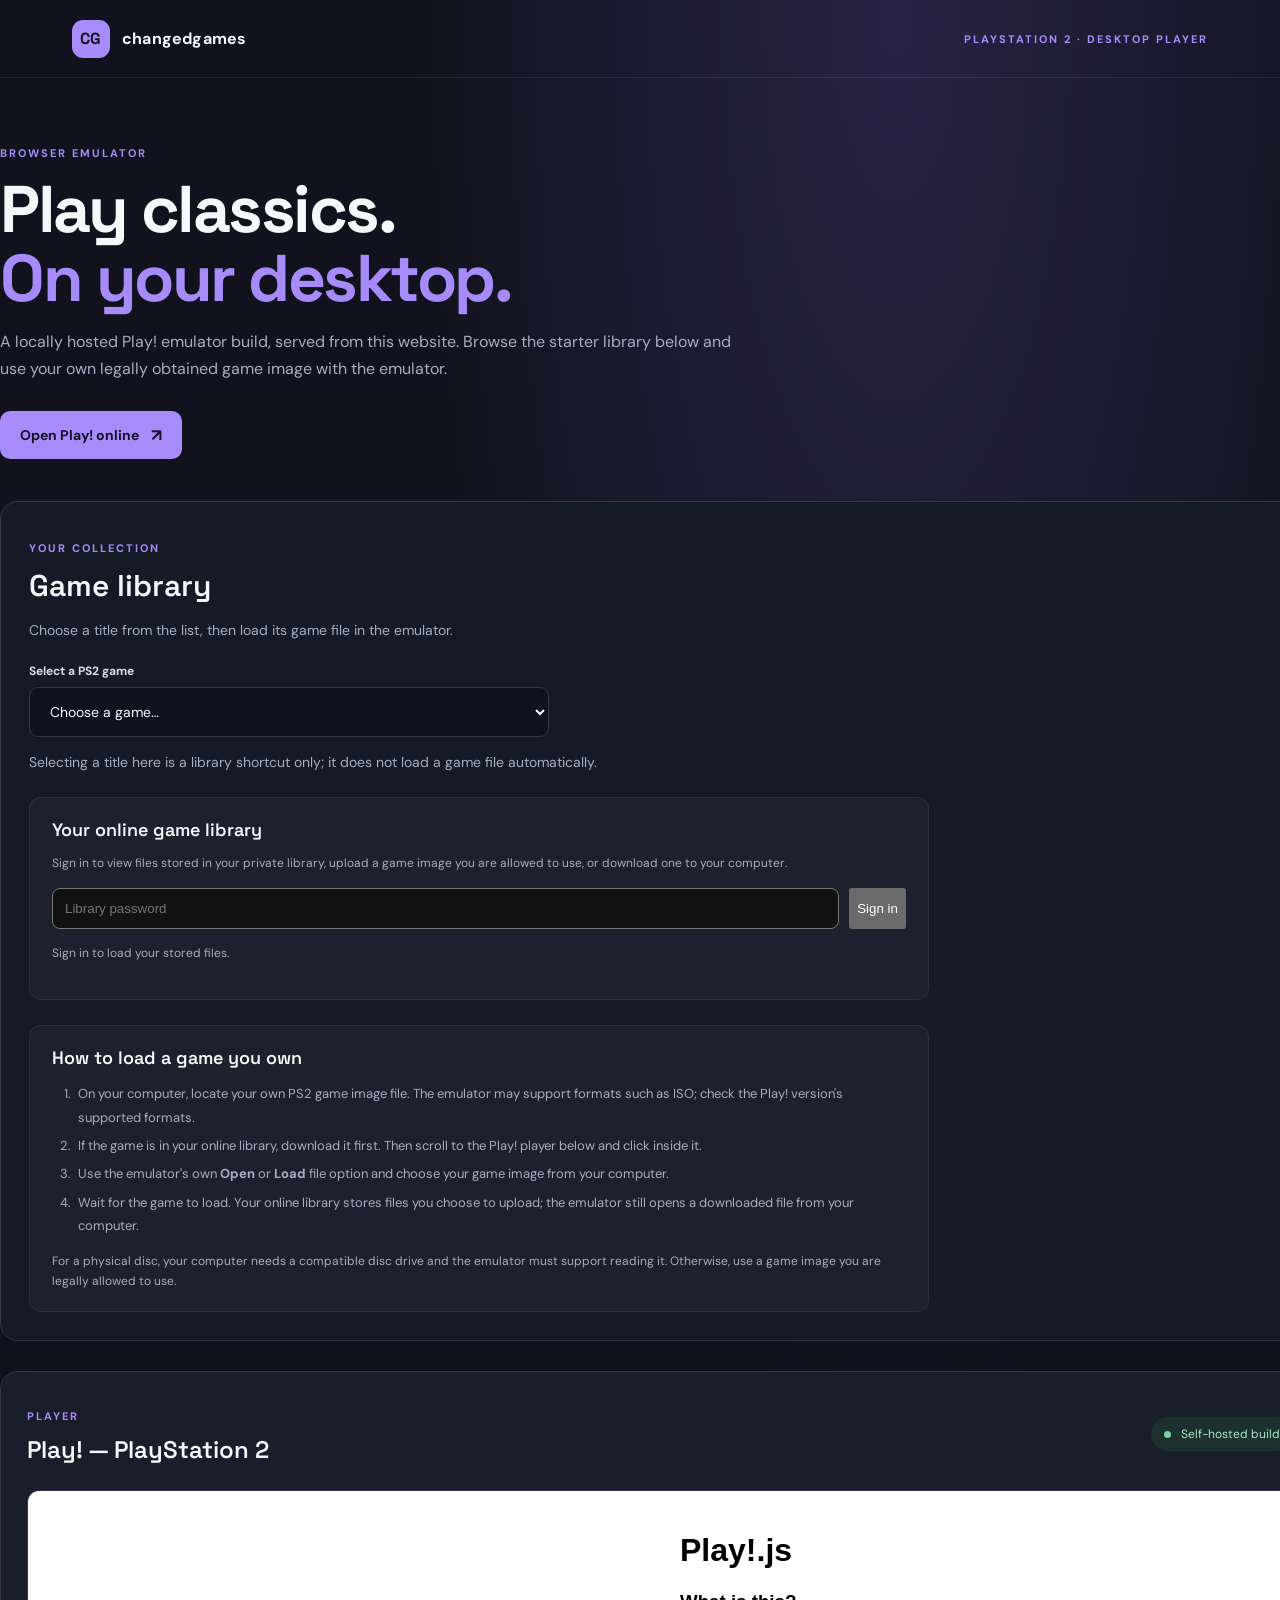
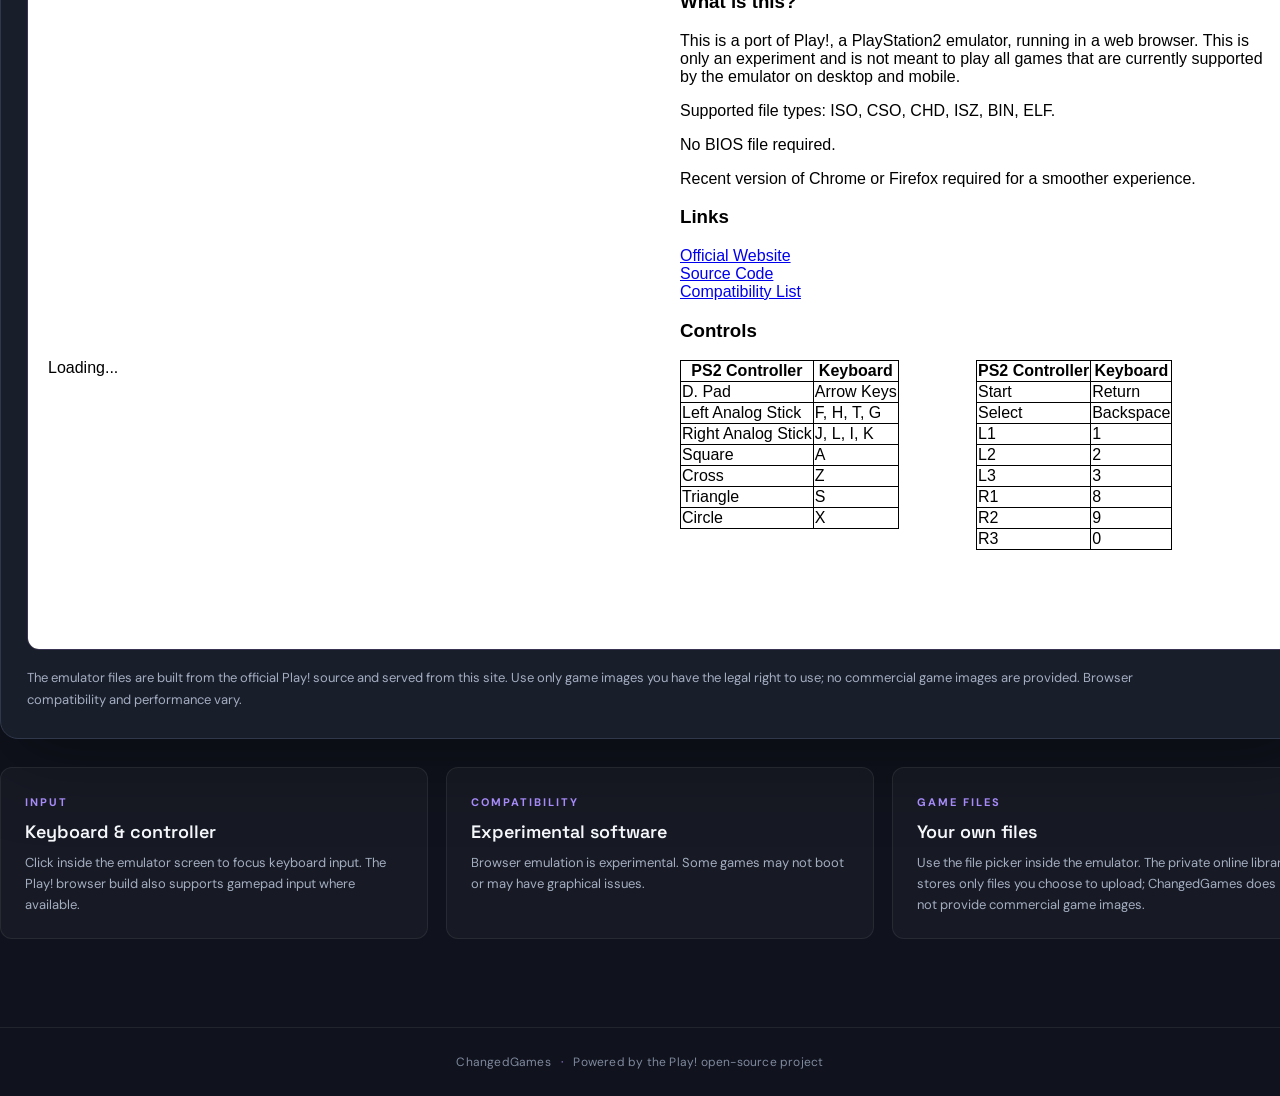
<file: index.html>
<!doctype html>
<html lang="en">
<head>
  <meta charset="utf-8">
  <meta name="viewport" content="width=device-width, initial-scale=1">
  <meta name="theme-color" content="#10131d">
  <meta name="description" content="ChangedGames PS2 emulator and game library.">
  <title>ChangedGames — PS2 Library</title>
  <link rel="stylesheet" href="/style.css">
</head>
<body>
  <header class="topbar">
    <a class="brand" href="/" aria-label="ChangedGames home">
      <span class="brand-mark">CG</span> changedgames
    </a>
    <span class="platform">PLAYSTATION 2 · DESKTOP PLAYER</span>
  </header>

  <main>
    <section class="intro">
      <p class="eyebrow">BROWSER EMULATOR</p>
      <h1>Play classics.<br><span>On your desktop.</span></h1>
      <p class="lede">
        A locally hosted Play! emulator build, served from this website.
        Browse the starter library below and use your own legally obtained
        game image with the emulator.
      </p>
      <a class="play-button"
         href="https://playjs.purei.org/"
         target="_blank"
         rel="noopener noreferrer">
        Open Play! online <span aria-hidden="true">↗</span>
      </a>
    </section>

    <section class="library" aria-labelledby="library-heading">
      <div class="library-heading">
        <div>
          <p class="eyebrow">YOUR COLLECTION</p>
          <h2 id="library-heading">Game library</h2>
          <p class="library-subtitle">
            Choose a title from the list, then load its game file in the emulator.
          </p>
        </div>
      </div>

      <label class="game-select-label" for="game-select">
        Select a PS2 game
      </label>

      <select id="game-select" class="game-select">
        <option value="">Choose a game…</option>
        <option>God of War</option>
        <option>Gran Turismo 4</option>
        <option>Shadow of the Colossus</option>
        <option>Ratchet &amp; Clank</option>
        <option>Tony Hawk's Pro Skater 3</option>
        <option>Jak and Daxter</option>
        <option value="other">Other game</option>
      </select>

      <p class="library-note" id="selection-help">
        Selecting a title here is a library shortcut only; it does not load a game file automatically.
      </p>

      <div class="how-to-load" id="cloud-library" style="margin-top:24px">
        <h3>Your online game library</h3>
        <p class="library-subtitle">
          Sign in to view files stored in your private library, upload a game
          image you are allowed to use, or download one to your computer.
        </p>

        <form id="library-login-form"
              style="display:flex;flex-wrap:wrap;gap:10px;margin:14px 0">
          <input
            id="library-password"
            type="password"
            placeholder="Library password"
            autocomplete="current-password"
            required
            style="flex:1;min-width:180px;padding:12px;border:1px solid #777;border-radius:8px">

          <button id="library-login-button" type="submit">
            Sign in
          </button>
        </form>

        <p id="library-status" role="status" aria-live="polite">
          Sign in to load your stored files.
        </p>

        <div id="library-tools" hidden style="margin:14px 0">
          <label for="library-file">Upload a game file you own</label>

          <div style="display:flex;flex-wrap:wrap;gap:10px;margin-top:8px">
            <input
              id="library-file"
              type="file"
              accept=".iso,.cso,.chd,.isz,.bin,.elf">

            <button id="library-upload-button" type="button">
              Upload file
            </button>

            <button id="library-refresh-button" type="button">
              Refresh list
            </button>

            <button id="library-logout-button" type="button">
              Sign out
            </button>
          </div>
        </div>

        <ul id="library-files"
            aria-label="Stored game files"
            style="padding-left:20px"></ul>
      </div>

      <div class="how-to-load">
        <h3>How to load a game you own</h3>

        <ol>
          <li>
            On your computer, locate your own PS2 game image file.
            The emulator may support formats such as ISO; check the Play!
            version's supported formats.
          </li>
          <li>
            If the game is in your online library, download it first.
            Then scroll to the Play! player below and click inside it.
          </li>
          <li>
            Use the emulator's own <strong>Open</strong> or
            <strong>Load</strong> file option and choose your game image
            from your computer.
          </li>
          <li>
            Wait for the game to load. Your online library stores files
            you choose to upload; the emulator still opens a downloaded
            file from your computer.
          </li>
        </ol>

        <p>
          For a physical disc, your computer needs a compatible disc drive
          and the emulator must support reading it. Otherwise, use a game
          image you are legally allowed to use.
        </p>
      </div>
    </section>

    <section class="player-card" aria-labelledby="player-heading">
      <div class="player-head">
        <div>
          <p class="eyebrow">PLAYER</p>
          <h2 id="player-heading">Play! — PlayStation 2</h2>
        </div>

        <span class="status"><i></i> Self-hosted build</span>
      </div>

      <div class="screen">
        <iframe
          title="ChangedGames self-hosted PlayStation 2 emulator"
          src="/emulator/index.html"
          allow="fullscreen; gamepad"
          allowfullscreen>
        </iframe>
      </div>

      <p class="notice">
        The emulator files are built from the official Play! source and
        served from this site. Use only game images you have the legal
        right to use; no commercial game images are provided. Browser
        compatibility and performance vary.
      </p>
    </section>

    <section class="details">
      <div>
        <span class="eyebrow">INPUT</span>
        <h3>Keyboard &amp; controller</h3>
        <p>
          Click inside the emulator screen to focus keyboard input.
          The Play! browser build also supports gamepad input where available.
        </p>
      </div>

      <div>
        <span class="eyebrow">COMPATIBILITY</span>
        <h3>Experimental software</h3>
        <p>
          Browser emulation is experimental. Some games may not boot
          or may have graphical issues.
        </p>
      </div>

      <div>
        <span class="eyebrow">GAME FILES</span>
        <h3>Your own files</h3>
        <p>
          Use the file picker inside the emulator. The private online
          library stores only files you choose to upload; ChangedGames
          does not provide commercial game images.
        </p>
      </div>
    </section>
  </main>

  <footer>
    ChangedGames <span>·</span> Powered by the Play! open-source project
  </footer>

  <script>
    const API = 'https://changedgames-api.bob-haas.workers.dev';

    const gameSelect = document.getElementById('game-select');
    const selectionHelp = document.getElementById('selection-help');

    gameSelect.addEventListener('change', () => {
      selectionHelp.textContent = gameSelect.value
        ? 'Selected: ' +
          gameSelect.options[gameSelect.selectedIndex].text +
          '. Choose the matching file from your online library or load it in the player below.'
        : 'Selecting a title here is a library shortcut only; it does not load a game file automatically.';
    });

    let libraryToken = null;

    const loginForm = document.getElementById('library-login-form');
    const passwordInput = document.getElementById('library-password');
    const loginButton = document.getElementById('library-login-button');
    const status = document.getElementById('library-status');
    const toolsPanel = document.getElementById('library-tools');
    const filesList = document.getElementById('library-files');
    const fileInput = document.getElementById('library-file');
    const uploadButton = document.getElementById('library-upload-button');
    const refreshButton = document.getElementById('library-refresh-button');
    const logoutButton = document.getElementById('library-logout-button');

    function setStatus(message, isError = false) {
      status.textContent = message;
      status.style.color = isError ? '#b42318' : '';
    }

    // LOAD LIBRARY
    async function loadLibrary() {
      setStatus('Loading your library…');
      filesList.replaceChildren();

      try {
        const response = await fetch(API + '/games', {
          headers: {
            Authorization: 'Bearer ' + libraryToken
          }
        });

        if (!response.ok) {
          throw new Error(
            response.status === 401
              ? 'Session expired. Please sign in again.'
              : 'Could not load library (' + response.status + ').'
          );
        }

        const data = await response.json();
        const files = Array.isArray(data.files) ? data.files : [];

        if (!files.length) {
          setStatus(
            'Your library is empty. Upload a game file you are allowed to use.'
          );
          return;
        }

        setStatus(
          files.length +
          ' file' +
          (files.length === 1 ? '' : 's') +
          ' in your library.'
        );

        for (const file of files) {
          const item = document.createElement('li');
          item.style.margin = '10px 0';

          const label = document.createElement('span');

          const name = String(file.key || '')
            .split('/')
            .pop()
            .replace(/^[0-9a-f-]{36}-/i, '');

          label.textContent =
            name +
            ' (' +
            Number(file.size || 0).toLocaleString() +
            ' bytes) ';

          // DOWNLOAD BUTTON
          const download = document.createElement('button');
          download.type = 'button';
          download.textContent = 'Download';

          download.addEventListener('click', () => {
            downloadFile(file.key, name, download);
          });

          // DELETE BUTTON
          const deleteButton = document.createElement('button');
          deleteButton.type = 'button';
          deleteButton.textContent = 'Delete';
          deleteButton.style.marginLeft = '8px';

          deleteButton.addEventListener('click', () => {
            deleteFile(file.key, name, deleteButton);
          });

          item.append(label, download, deleteButton);
          filesList.append(item);
        }

      } catch (error) {
        setStatus(error.message || 'Could not load library.', true);
      }
    }

    // DOWNLOAD FILE
   
async function downloadFile(key, name, button) {
  button.disabled = true;
  setStatus('Choose where to save ' + name + '…');

  let writable = null;

  try {
    if (!libraryToken) {
      throw new Error('Please sign in again.');
    }

    // Chrome's native save dialog.
    if (!window.showSaveFilePicker) {
      throw new Error(
        'Your browser does not support direct streaming downloads. Use desktop Chrome over HTTPS.'
      );
    }

    // Ask for a destination before starting the download.
    const fileHandle = await window.showSaveFilePicker({
      suggestedName: name || 'download.iso'
    });

    setStatus('Connecting to your online library…');

    const downloadUrl = new URL(API + '/download');
    downloadUrl.searchParams.set('key', key);

    const response = await fetch(downloadUrl, {
      method: 'GET',
      headers: {
        Authorization: 'Bearer ' + libraryToken
      }
    });

    if (!response.ok) {
      let message = 'Download failed (' + response.status + ').';

      try {
        const data = await response.json();
        if (data.error) message = data.error;
      } catch (_) {}

      throw new Error(message);
    }

    if (!response.body) {
      throw new Error('Your browser did not provide a download stream.');
    }

    const contentLength = Number(
      response.headers.get('Content-Length') || 0
    );

    const sizeText = contentLength
      ? (contentLength / 1024 / 1024 / 1024).toFixed(2) + ' GB'
      : 'unknown size';

    setStatus('Streaming ' + name + ' (' + sizeText + ')…');

    // Write the response stream directly to the selected file.
    writable = await fileHandle.createWritable();

try {
  await response.body.pipeTo(writable);
  writable = null;
  setStatus('Download complete: ' + name);
} catch (error) {
  writable = null;
  throw new Error(
    'Download interrupted. Check your connection and available disk space. ' +
    (error.message || '')
  );
}

  } catch (error) {
    if (writable) {
      try {
        await writable.abort();
      } catch (_) {}
    }

    if (error.name === 'AbortError') {
      setStatus('Download cancelled.');
    } else {
      console.error('Streaming download error:', error);
      setStatus(error.message || 'Download failed.', true);
    }

  } finally {
    button.disabled = false;
  }
}


    // DELETE FILE
    async function deleteFile(key, name, button) {
      if (!window.confirm(
        'Delete "' + name + '" from your online library? This cannot be undone.'
      )) {
        return;
      }

      button.disabled = true;

      try {
        const response = await fetch(
          API + '/delete?key=' + encodeURIComponent(key),
          {
            method: 'POST',
            headers: {
              Authorization: 'Bearer ' + libraryToken
            }
          }
        );

        const data = await response.json();

        if (!response.ok || !data.success) {
          throw new Error(
            data.error || 'Delete failed (' + response.status + ').'
          );
        }

        setStatus('Deleted: ' + name);
        await loadLibrary();

      } catch (error) {
        setStatus(error.message || 'Delete failed.', true);
        button.disabled = false;
      }
    }

    // LOGIN
    loginForm.addEventListener('submit', async (event) => {
      event.preventDefault();

      loginButton.disabled = true;
      setStatus('Signing in…');

      try {
        const response = await fetch(API + '/login', {
          method: 'POST',
          headers: {
            'Content-Type': 'application/json'
          },
          body: JSON.stringify({
            password: passwordInput.value
          })
        });

        const data = await response.json();

        if (!response.ok || !data.token) {
          throw new Error(
            data.error || 'Sign-in failed. Check the password.'
          );
        }

        libraryToken = data.token;
        passwordInput.value = '';
        toolsPanel.hidden = false;
        loginForm.hidden = true;

        await loadLibrary();

      } catch (error) {
        setStatus(error.message || 'Sign-in failed.', true);

      } finally {
        loginButton.disabled = false;
      }
    });

    // MULTIPART UPLOAD
    const CHUNK_SIZE = 16 * 1024 * 1024; // 16 MiB

    uploadButton.addEventListener('click', async () => {
      const file = fileInput.files && fileInput.files[0];

      if (!file) {
        setStatus('Choose a file first.', true);
        return;
      }

      if (!libraryToken) {
        setStatus('Please sign in again.', true);
        return;
      }

      uploadButton.disabled = true;
      let uploadInfo = null;

      try {
        setStatus('Preparing upload: ' + file.name);

        const createResponse = await fetch(
          API + '/upload/create?name=' + encodeURIComponent(file.name),
          {
            method: 'POST',
            headers: {
              Authorization: 'Bearer ' + libraryToken
            }
          }
        );

        const created = await createResponse.json();

        if (!createResponse.ok || !created.uploadId || !created.key) {
          throw new Error(
            created.error || 'Could not start upload.'
          );
        }

        uploadInfo = created;

        const parts = [];
        const totalParts = Math.ceil(file.size / CHUNK_SIZE);

        for (
          let partNumber = 1;
          partNumber <= totalParts;
          partNumber++
        ) {
          const start = (partNumber - 1) * CHUNK_SIZE;
          const end = Math.min(start + CHUNK_SIZE, file.size);
          const chunk = file.slice(start, end);

          setStatus(
            'Uploading ' +
            file.name +
            ': part ' +
            partNumber +
            ' of ' +
            totalParts +
            ' (' +
            Math.round((end / file.size) * 100) +
            '%)'
          );

          const partUrl = new URL(API + '/upload/part');
          partUrl.searchParams.set('key', uploadInfo.key);
          partUrl.searchParams.set('uploadId', uploadInfo.uploadId);
          partUrl.searchParams.set('partNumber', String(partNumber));

          const partResponse = await fetch(partUrl, {
            method: 'POST',
            headers: {
              Authorization: 'Bearer ' + libraryToken,
              'Content-Type': 'application/octet-stream'
            },
            body: chunk
          });

          const partData = await partResponse.json();

          if (!partResponse.ok || !partData.etag) {
            throw new Error(
              partData.error ||
              'Upload failed on part ' + partNumber
            );
          }

          parts.push({
            partNumber,
            etag: partData.etag
          });
        }

        setStatus('Finishing upload…');

        const completeUrl = new URL(API + '/upload/complete');
        completeUrl.searchParams.set('key', uploadInfo.key);
        completeUrl.searchParams.set('uploadId', uploadInfo.uploadId);

        const completeResponse = await fetch(completeUrl, {
          method: 'POST',
          headers: {
            Authorization: 'Bearer ' + libraryToken,
            'Content-Type': 'application/json'
          },
          body: JSON.stringify({ parts })
        });

        const completed = await completeResponse.json();

        if (!completeResponse.ok || !completed.success) {
          throw new Error(
            completed.error || 'Could not finish upload.'
          );
        }

        fileInput.value = '';
        setStatus('Upload complete! Refreshing library…');

        await loadLibrary();

      } catch (error) {
        if (uploadInfo) {
          try {
            const abortUrl = new URL(API + '/upload/abort');
            abortUrl.searchParams.set('key', uploadInfo.key);
            abortUrl.searchParams.set('uploadId', uploadInfo.uploadId);

            await fetch(abortUrl, {
              method: 'POST',
              headers: {
                Authorization: 'Bearer ' + libraryToken
              }
            });

          } catch (_) {
            // Incomplete uploads can be cleaned up separately.
          }
        }

        setStatus(error.message || 'Upload failed.', true);

      } finally {
        uploadButton.disabled = false;
      }
    });

    // REFRESH LIBRARY
    refreshButton.addEventListener('click', loadLibrary);

    // LOG OUT
    logoutButton.addEventListener('click', () => {
      libraryToken = null;
      toolsPanel.hidden = true;
      loginForm.hidden = false;
      filesList.replaceChildren();
      passwordInput.value = '';

      setStatus('Signed out. Sign in to load your stored files.');
    });
  </script>
</body>
</html>
</file>
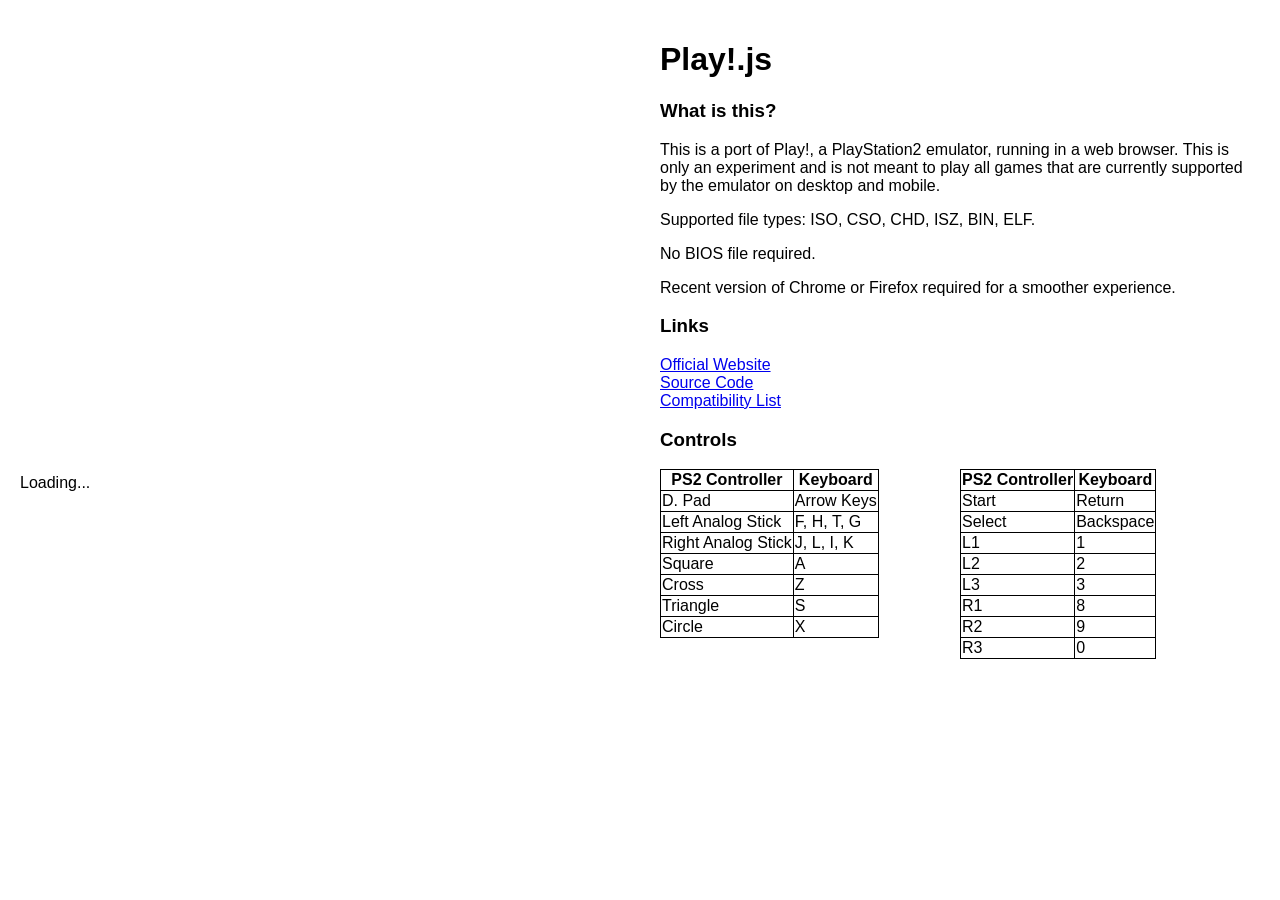
<file: emulator/index.html>
<!doctype html><html lang="en"><head><meta charset="utf-8"/><link rel="icon" href="./favicon.ico"/><meta name="viewport" content="width=device-width,initial-scale=1"/><meta name="theme-color" content="#000000"/><meta name="description" content="A PlayStation2 emulator for web browsers"/><link rel="apple-touch-icon" href="./logo192.png"/><link rel="manifest" href="./manifest.json"/><title>Play!.js</title><script defer="defer" src="./static/js/main.5bba9919.js"></script><link href="./static/css/main.5a525eca.css" rel="stylesheet"></head><body><noscript>You need to enable JavaScript to run this app.</noscript><div class="global-row"><div class="global-column"><div><canvas id="outputCanvas" width="640" height="480" tabindex="-1"/></div><div id="root"></div></div><div class="global-column"><p></p><h1>Play!.js</h1><h3>What is this?</h3><p>This is a port of Play!, a PlayStation2 emulator, running in a web browser. This is only an experiment and is not meant to play all games that are currently supported by the emulator on desktop and mobile.</p><p>Supported file types: ISO, CSO, CHD, ISZ, BIN, ELF.</p><p>No BIOS file required.</p><p>Recent version of Chrome or Firefox required for a smoother experience.</p><p></p><p></p><h3>Links</h3><div><a href="https://purei.org" target="blank">Official Website</a></div><div><a href="https://github.com/jpd002/Play-" target="blank">Source Code</a></div><div><a href="https://github.com/jpd002/Play-Compatibility/issues" target="blank">Compatibility List</a></div><p></p><p></p><h3>Controls</h3><div class="controls-row"><div class="controls-column"><table><tr><th>PS2 Controller</th><th>Keyboard</th></tr><tr><td>D. Pad</td><td>Arrow Keys</td></tr><tr><td>Left Analog Stick</td><td>F, H, T, G</td></tr><tr><td>Right Analog Stick</td><td>J, L, I, K</td></tr><tr><td>Square</td><td>A</td></tr><tr><td>Cross</td><td>Z</td></tr><tr><td>Triangle</td><td>S</td></tr><tr><td>Circle</td><td>X</td></tr></table></div><div class="controls-column"><table><tr><th>PS2 Controller</th><th>Keyboard</th></tr><tr><td>Start</td><td>Return</td></tr><tr><td>Select</td><td>Backspace</td></tr><tr><td>L1</td><td>1</td></tr><tr><td>L2</td><td>2</td></tr><tr><td>L3</td><td>3</td></tr><tr><td>R1</td><td>8</td></tr><tr><td>R2</td><td>9</td></tr><tr><td>R3</td><td>0</td></tr></table></div></div><p></p></div></div></body></html>
</file>
<file: style.css>
@import url('https://fonts.googleapis.com/css2?family=DM+Sans:wght@400;500;600;700&family=Space+Grotesk:wght@500;600;700&display=swap');
:root{color-scheme:dark;--bg:#10131d;--panel:#191e2b;--muted:#a4aec1;--text:#f5f7fb;--accent:#a78bfa;--line:#30384b}
*{box-sizing:border-box}
html{min-width:1200px;background:var(--bg)}
body{margin:0;min-width:1200px;background:radial-gradient(ellipse at 70% 0%,#292344 0,transparent 38%),var(--bg);color:var(--text);font-family:'DM Sans',sans-serif;min-height:100vh}
.topbar{height:78px;border-bottom:1px solid #ffffff14;display:flex;align-items:center;justify-content:space-between;padding:0 72px}
.brand{display:flex;align-items:center;gap:12px;color:var(--text);text-decoration:none;font-weight:700;letter-spacing:.2px;font-size:16px}
.brand-mark{display:grid;place-items:center;width:38px;height:38px;border-radius:11px;background:var(--accent);color:#171225;font-family:'Space Grotesk';font-weight:700}
.platform,.eyebrow{font-size:11px;letter-spacing:2px;font-weight:700;color:var(--accent)}
main{width:1320px;margin:68px auto 88px}
.intro{margin-bottom:34px}
.intro h1{font:700 66px/1.04 'Space Grotesk',sans-serif;letter-spacing:-2.5px;margin:15px 0}
.intro h1 span{color:var(--accent)}
.lede{color:var(--muted);max-width:760px;line-height:1.7;font-size:16px}
.player-card{background:var(--panel);border:1px solid var(--line);border-radius:18px;padding:26px;box-shadow:0 25px 80px #0005}
.player-head{display:flex;align-items:center;justify-content:space-between;gap:15px;margin-bottom:20px}
.player-head h2{font:600 24px 'Space Grotesk';margin:5px 0}
.status{font-size:12px;color:#a9e6c1;background:#1e543655;padding:9px 13px;border-radius:99px}
.status i{display:inline-block;width:7px;height:7px;border-radius:50%;background:#73d69a;margin-right:7px}
.screen{width:100%;height:760px;background:#080a11;border:1px solid #3a3453;border-radius:12px;overflow:hidden}
.screen iframe{display:block;width:100%;height:100%;border:0;background:#080a11}
.notice{margin:17px 0 0;font-size:13px;color:var(--muted);line-height:1.7;max-width:1120px}
.details{display:grid;grid-template-columns:repeat(3,1fr);gap:18px;margin-top:28px}
.details>div{background:#ffffff08;border:1px solid #ffffff12;border-radius:12px;padding:22px 24px;min-height:150px}
.details h3{font:600 18px 'Space Grotesk';margin:9px 0}
.details p{font-size:13px;color:var(--muted);line-height:1.65;margin:0}
footer{text-align:center;padding:26px;color:#7f899e;border-top:1px solid #ffffff12;font-size:12px;letter-spacing:.2px}
footer span{color:var(--accent);padding:0 7px}
.play-button{display:inline-flex;align-items:center;gap:12px;margin-top:12px;padding:13px 20px;border-radius:10px;background:var(--accent);color:#171225;text-decoration:none;font-weight:700;font-size:14px;transition:transform .18s ease,filter .18s ease}.play-button:hover{transform:translateY(-2px);filter:brightness(1.08)}.play-button span{font-size:17px}


/* Simple dropdown game library */
.library{margin:42px 0 30px;padding:28px;background:#151a27;border:1px solid var(--line);border-radius:18px}
.library-heading h2{font:600 30px 'Space Grotesk';margin:5px 0}
.library-subtitle,.library-note{color:var(--muted);font-size:14px;line-height:1.6}
.game-select-label{display:block;margin:22px 0 8px;font-size:12px;font-weight:700;color:#d9ddec}
.game-select{width:100%;max-width:520px;padding:14px 16px;border:1px solid var(--line);border-radius:9px;background:#0f1320;color:var(--text);font:14px 'DM Sans';}
.how-to-load{margin-top:25px;padding:20px 22px;background:#ffffff08;border:1px solid #ffffff12;border-radius:12px;max-width:900px}
.how-to-load h3{font:600 18px 'Space Grotesk';margin:0 0 12px}
.how-to-load ol{padding-left:22px;color:var(--muted);font-size:13px;line-height:1.8}
.how-to-load li{padding-left:4px;margin:5px 0}
.how-to-load p{color:var(--muted);font-size:12px;line-height:1.7;margin:12px 0 0}
</file>
<file: emulator/static/css/main.5a525eca.css>
body{-webkit-font-smoothing:antialiased;-moz-osx-font-smoothing:grayscale;font-family:-apple-system,BlinkMacSystemFont,Segoe UI,Roboto,Oxygen,Ubuntu,Cantarell,Fira Sans,Droid Sans,Helvetica Neue,sans-serif;margin:0}code{font-family:source-code-pro,Menlo,Monaco,Consolas,Courier New,monospace}.App{text-align:center}.App-logo{height:40vmin;pointer-events:none}@media (prefers-reduced-motion:no-preference){.App-logo{animation:App-logo-spin 20s linear infinite}}.App-header{align-items:center;background-color:#282c34;color:#fff;display:flex;flex-direction:column;font-size:calc(10px + 2vmin);justify-content:center;min-height:100vh}.App-link{color:#61dafb}@keyframes App-logo-spin{0%{transform:rotate(0deg)}to{transform:rotate(1turn)}}span.version{bottom:0;color:#a9a9a9;font-size:smaller;left:0;position:absolute}span.stats{float:right}canvas{aspect-ratio:4/3;width:100%}.global-row{display:flex}.global-column{flex:50% 1;margin:20px}.controls-row{display:flex}.controls-column{flex:50% 1}table,td,th{border:1px solid #000;border-collapse:collapse}
/*# sourceMappingURL=main.5a525eca.css.map*/
</file>
